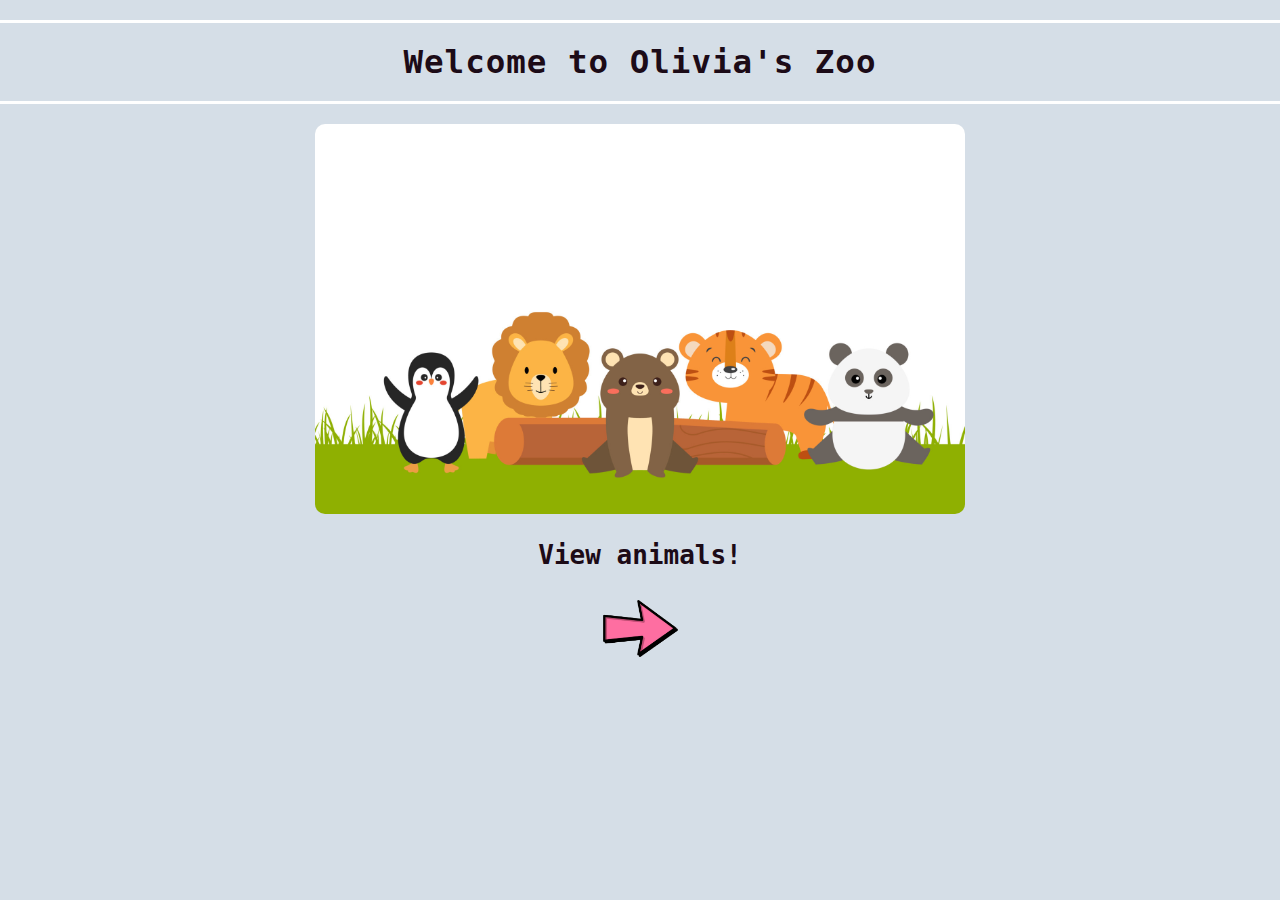
<file: index.html>
<!DOCTYPE html>
<html lang="en">
    <head>
        <meta charset="UTF-8" />
        <meta name="viewport" content="width=device-width, initial-scale=1.0">
        <title>Home Page</title>
        <link rel="stylesheet" type="text/css" href="css/index.css">
    </head>
<body>
    <div>
    <h1 class="zoo-title">Welcome to Olivia's Zoo</h1>
    <img src="img/animals.jpg" alt="animals" class="index-img">
    <h3>View animals!</h3>
    <a href="animals.html">
        <img src="img/arrow.png" alt="arrow" class="arrow"/>
    </a>
    </div>
</body>
</html>
</file>
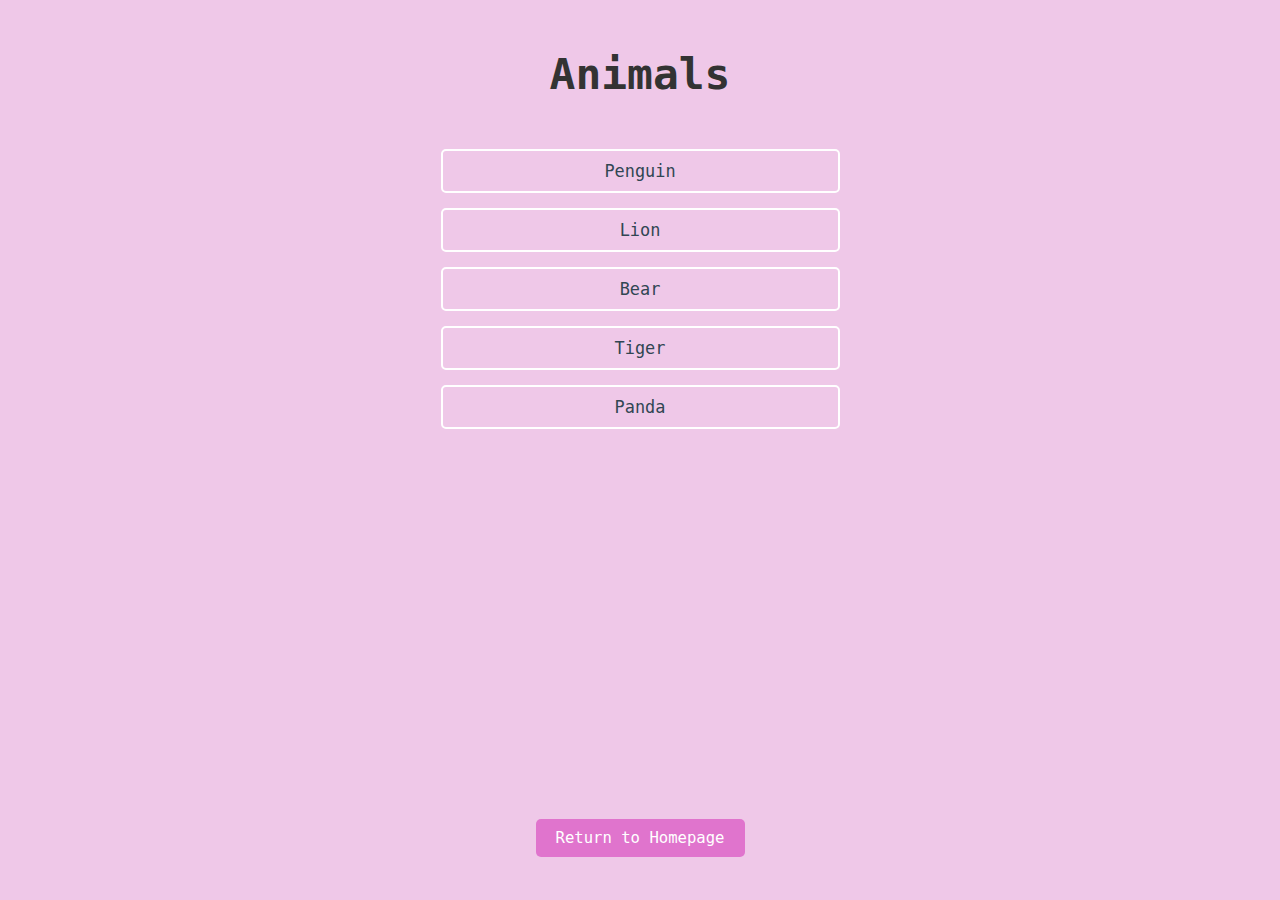
<file: animals.html>
<!DOCTYPE html>
<html lang="en">
    <head>
        <meta charset="UTF-8">
        <meta name="viewport" content="width=device-width, initial-scale=1.0">
        <title>Animals</title>
        <link rel="stylesheet" type="text/css" href="css/animals.css">
    </head>
    <body>
        <h1>Animals</h1>
        <div class="link">
            <a href="penguin.html">Penguin</a>
        </div>
        <div class="link">
            <a href="lion.html">Lion</a>
        </div>
        <div class="link">
            <a href="bear.html">Bear</a>
        </div>
        <div class="link">
            <a href="tiger.html">Tiger</a>
        </div>
        <div class="link">
            <a href="panda.html">Panda</a>
        </div>
        <a href="index.html" class="return-home">Return to Homepage</a>
    </body>
</html>
</file>
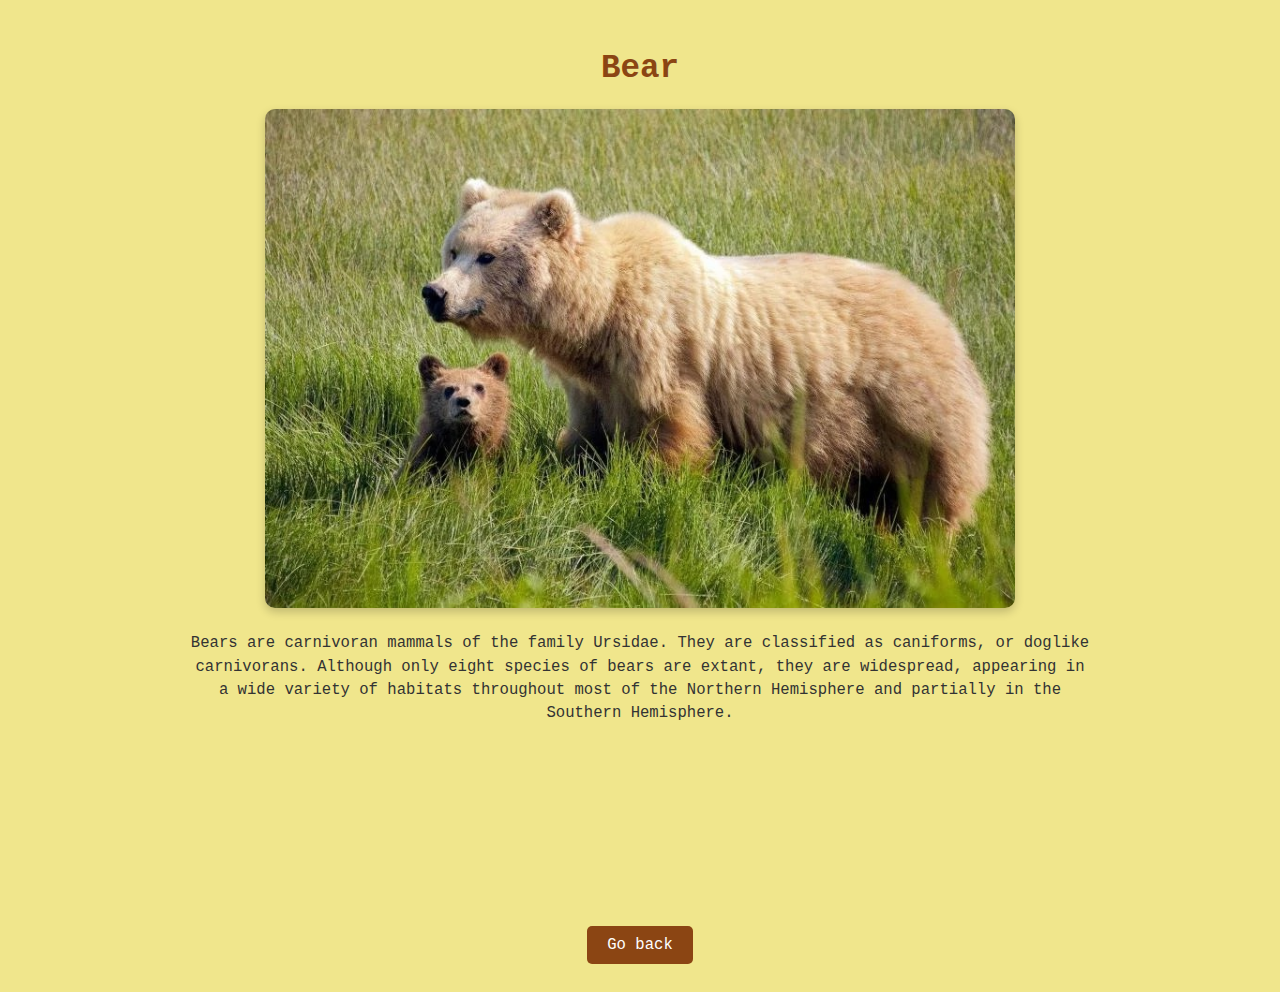
<file: bear.html>
<!DOCTYPE html>
<html lang="en">
<head>
    <meta charset="UTF-8">
    <meta name="viewport" content="width=device-width, initial-scale=1.0">
    <title>Bear</title>
    <link rel="stylesheet" type="text/css" href="css/bear.css">
</head>
<body>
    <h1>Bear</h1>
    <img src="img/bear.jpeg" alt="Bear" class="animal-img">
    <p>Bears are carnivoran mammals of the family Ursidae. They are classified as caniforms, or doglike carnivorans. Although only eight species of bears are extant, they are widespread, appearing in a wide variety of habitats throughout most of the Northern Hemisphere and partially in the Southern Hemisphere.</p>
    <a href="animals.html" class="go-back">Go back</a>
</body>
</html>
</file>
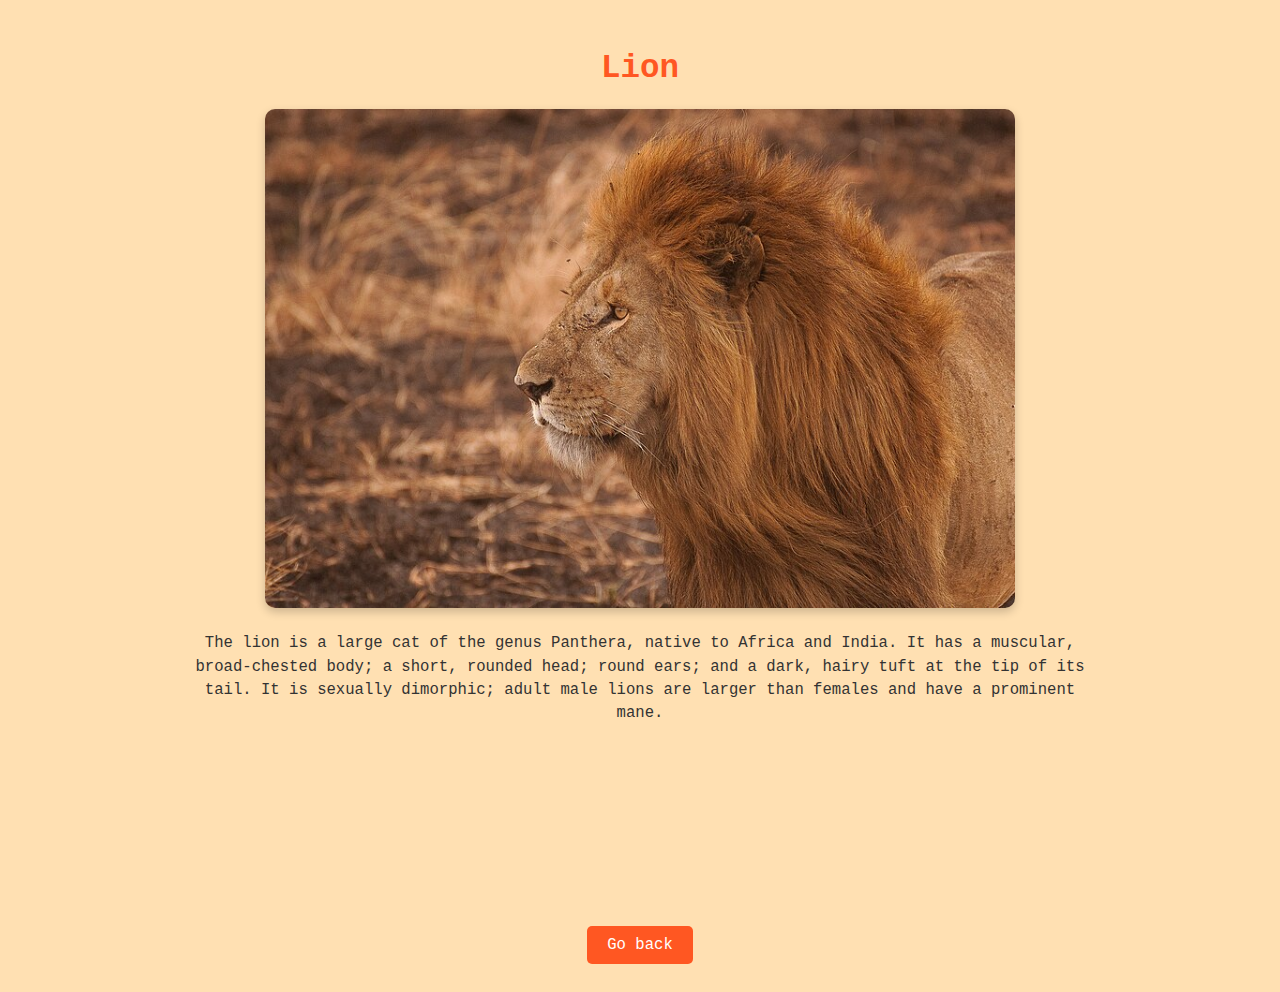
<file: lion.html>
<!DOCTYPE html>
<html lang="en">
<head>
    <meta charset="UTF-8">
    <meta name="viewport" content="width=device-width, initial-scale=1.0">
    <title>Lion</title>
    <link rel="stylesheet" type="text/css" href="css/lion.css">
</head>
<body>
    <h1>Lion</h1>
    <img src="img/lion.jpg" alt="Lion" class="animal-img">
    <p>The lion is a large cat of the genus Panthera, native to Africa and India. It has a muscular, broad-chested body; a short, rounded head; round ears; and a dark, hairy tuft at the tip of its tail. It is sexually dimorphic; adult male lions are larger than females and have a prominent mane.</p>
    <a href="animals.html" class="go-back">Go back</a>
</body>
</html>
</file>
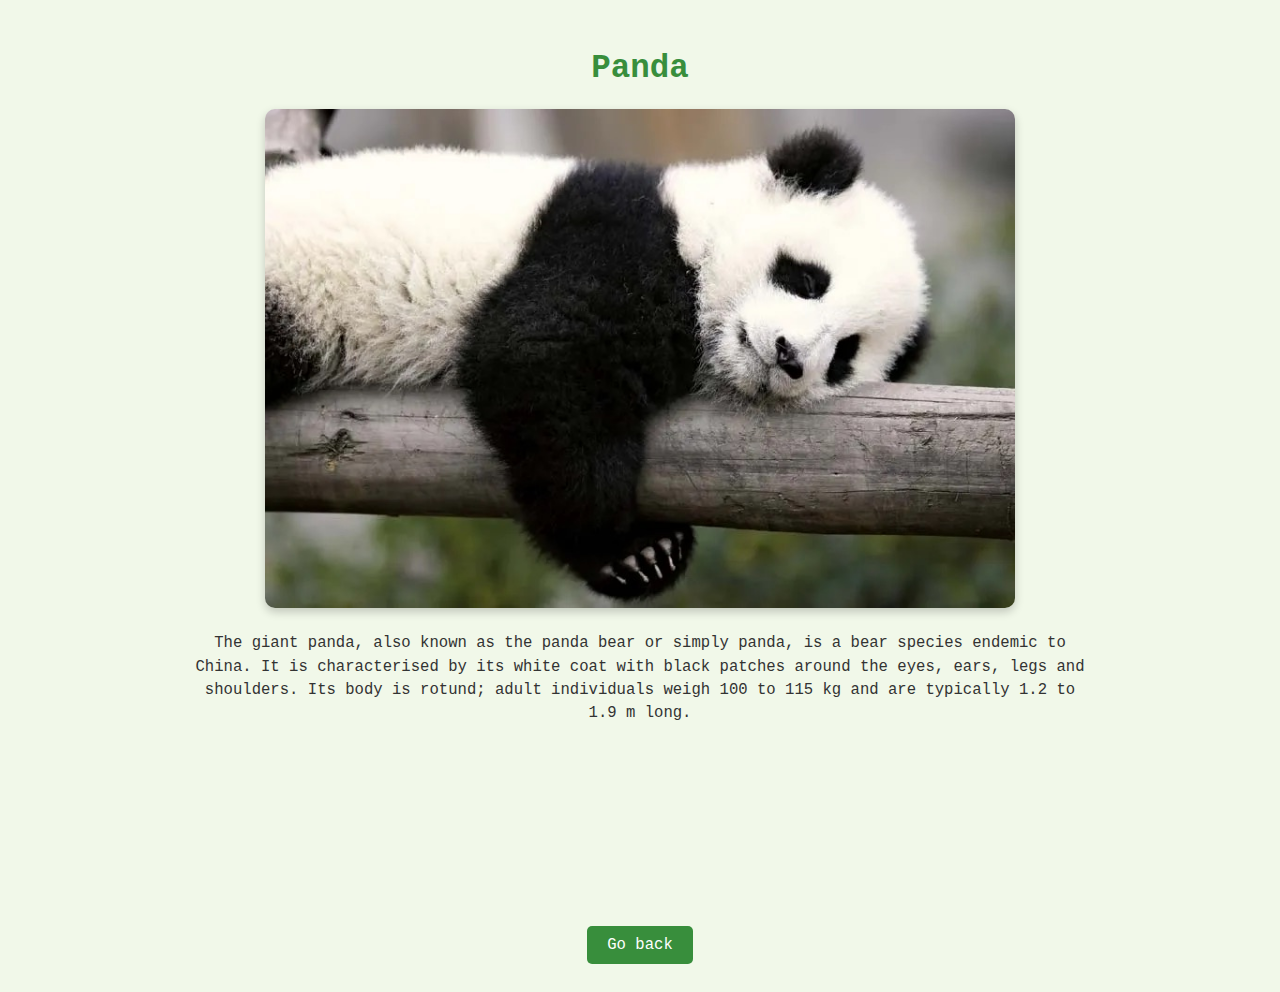
<file: panda.html>
<!DOCTYPE html>
<html lang="en">
<head>
    <meta charset="UTF-8">
    <meta name="viewport" content="width=device-width, initial-scale=1.0">
    <title>Panda</title>
    <link rel="stylesheet" type="text/css" href="css/panda.css">
</head>
<body>
    <h1>Panda</h1>
    <img src="img/panda.jpg" alt="Panda" class="animal-img">
    <p>The giant panda, also known as the panda bear or simply panda, is a bear species endemic to China. It is characterised by its white coat with black patches around the eyes, ears, legs and shoulders. Its body is rotund; adult individuals weigh 100 to 115 kg and are typically 1.2 to 1.9 m long.</p>
    <a href="animals.html" class="go-back">Go back</a>
</body>
</html>
</file>
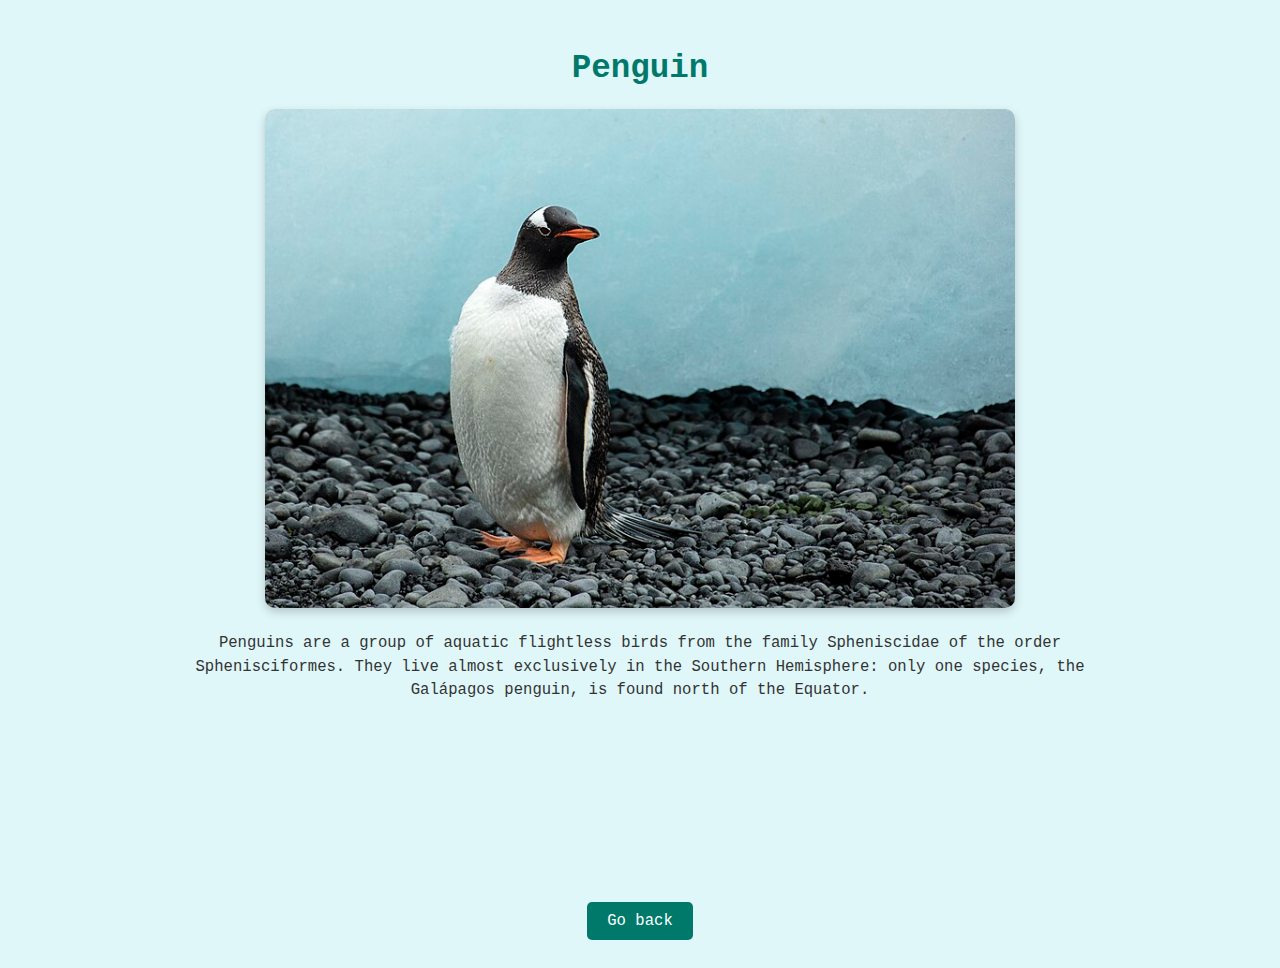
<file: penguin.html>
<!DOCTYPE html>
<html lang="en">
<head>
    <meta charset="UTF-8">
    <meta name="viewport" content="width=device-width, initial-scale=1.0">
    <title>Penguin</title>
    <link rel="stylesheet" type="text/css" href="css/penguin.css">
</head>
<body>
    <h1>Penguin</h1>
    <img src="img/penguin.jpg" alt="Penguin" class="animal-img">
    <p>Penguins are a group of aquatic flightless birds from the family Spheniscidae of the order Sphenisciformes. They live almost exclusively in the Southern Hemisphere: only one species, the Galápagos penguin, is found north of the Equator.</p>
    <a href="animals.html" class="go-back">Go back</a>
</body>
</html>
</file>
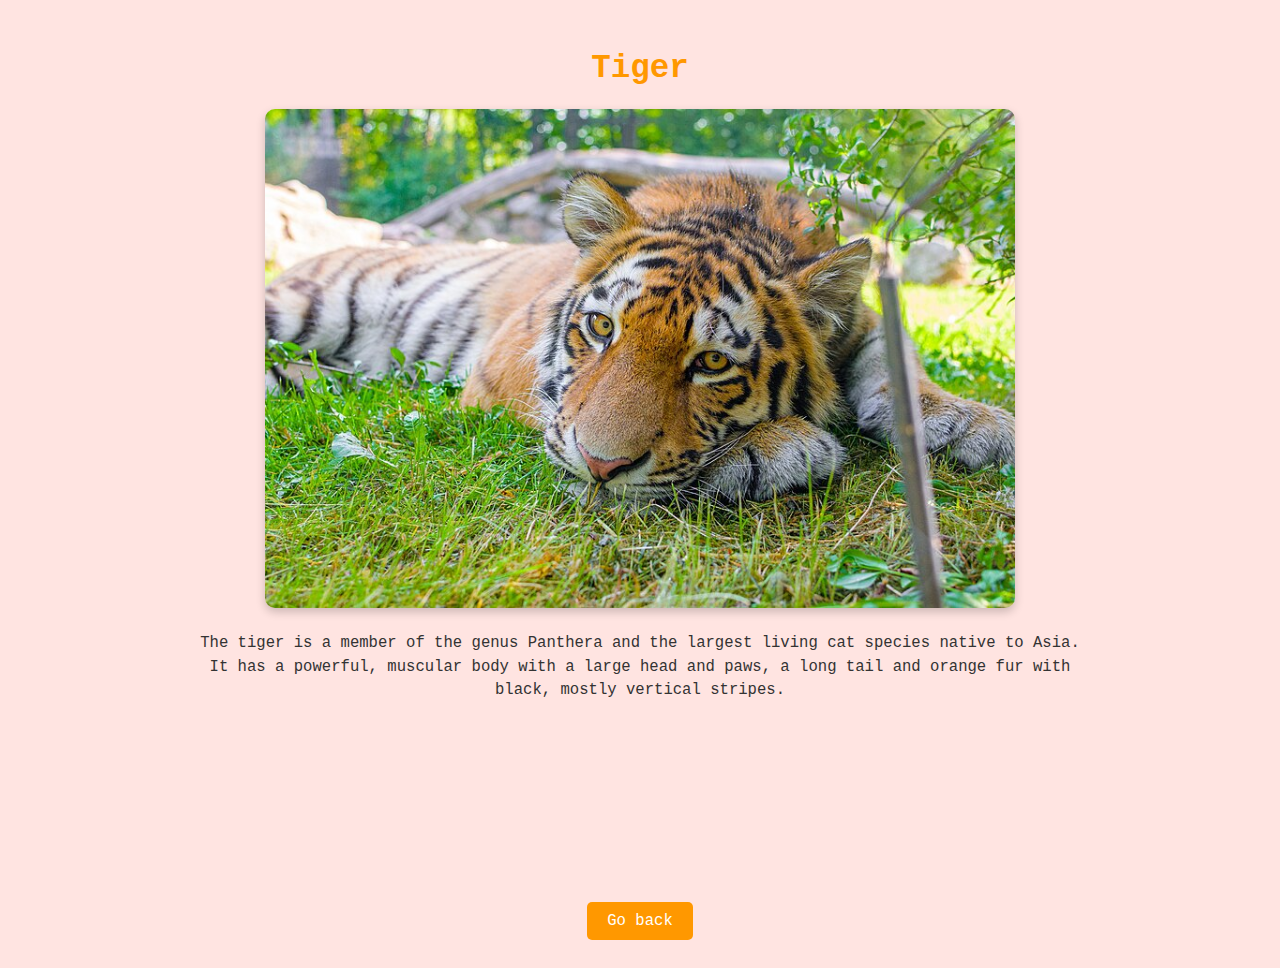
<file: tiger.html>
<!DOCTYPE html>
<html lang="en">
<head>
    <meta charset="UTF-8">
    <meta name="viewport" content="width=device-width, initial-scale=1.0">
    <title>Tiger</title>
    <link rel="stylesheet" type="text/css" href="css/tiger.css">
</head>
<body>
    <h1>Tiger</h1>
    <img src="img/tiger.jpg" alt="Tiger" class="animal-img">
    <p>The tiger is a member of the genus Panthera and the largest living cat species native to Asia. It has a powerful, muscular body with a large head and paws, a long tail and orange fur with black, mostly vertical stripes.</p>
    <a href="animals.html" class="go-back">Go back</a>
</body>
</html>
</file>
<file: css/index.css>
body {
  text-align: center;
  background-color: #d5dee7;
  font-family: monospace; 
  margin: 0;
  padding: 0;
}

.zoo-title {
  border-top: 3px solid #ffffff;
  padding-top: 20px; 
  border-bottom: 3px solid #ffffff; 
  padding-bottom: 20px; 
  font-size: 2.5em;
  margin: 20px 0;
  letter-spacing: 1px; 
}

h1 {
  color: #1c0b17;
  font-size: 3em;
  font-family: monospace; 
  margin: 0;
}

h3 {
  color: #1c0b17;
  font-size: 2em;
  font-family: monospace;
  margin-bottom: 10px;
}

.arrow {
  width: 75px;
  height: auto;
  margin: 20px 0;
  transition: transform 0.3s; 
}

.arrow:hover {
  transform: scale(1.1); 
}

.index-img {
  width: 100%;  
  max-width: 650px;  
  height: auto; 
  margin: 20px auto;
  display: block;
  border-radius: 10px;
}

a {
  text-decoration: none;
  color: #1c0b17;
}

a:hover {
  color: #af4c91;
}
</file>
<file: css/animals.css>
body {
    font-family: monospace;
    background-color: #efc8e8; 
    color: #333; 
    margin: 0; 
    padding: 20px; 
    text-align: center; 
}

h1 {
    font-size: 3.3em; 
    margin-bottom: 50px; 
}

.link {
    max-width:375px;
    margin: 15px auto; 
    padding: 10px; 
    border: 2px solid #ffffff; 
    border-radius: 5px; 
    transition: background-color 0.3s, transform 0.3s; 
}

.link a {
    text-decoration: none; 
    color: #314653; 
    font-size: 1.3em; 
    display: block; 
    text-align: center; 
}

.link:hover {
    background-color: #af4c91; 
    transform: translateY(-2px); 
    box-shadow: 0 6px 15px rgba(0, 0, 0, 0.3); 
}

.link:hover a {
    color: white; 
}

.return-home {
    display: inline-block; 
    margin-top: 375px; 
    padding: 10px 20px; 
    background-color: #e074cd; 
    color: white; 
    text-decoration: none; 
    border-radius: 5px; 
    font-size: 1.2em; 
    transition: background-color 0.3s; 
}

.return-home:hover {
    background-color: #a14f92; 
}
</file>
<file: css/bear.css>
body {
    font-family: monospace;
    background-color: #f0e68c; 
    color: #333;
    text-align: center;
    padding: 20px;
}

h1 {
    font-size: 2.5em;
    color: #8b4513; 
}

.animal-img {
    width: 100%;
    max-width: 750px;
    border-radius: 10px;
    box-shadow: 0 4px 10px rgba(0, 0, 0, 0.2);
    margin-bottom: 20px;
}

p {
    font-size: 1.2em;
    line-height: 1.5;
    max-width: 900px; 
    margin: 0 auto; 
    padding: 0 20px;
}

.go-back {
    display: inline-block; 
    margin-top: 200px; 
    padding: 10px 20px; 
    background-color: #8b4513; 
    color: white; 
    text-decoration: none; 
    border-radius: 5px; 
    font-size: 1.2em; 
    transition: background-color 0.3s; 
}

.go-back:hover {
    background-color: #66320d; 
}
</file>
<file: css/lion.css>
body {
    font-family: monospace;
    background-color: #ffe0b2; 
    color: #333;
    text-align: center;
    padding: 20px;
}

h1 {
    font-size: 2.5em;
    color: #ff5722; 
}

.animal-img {
    width: 100%;
    max-width: 750px;
    border-radius: 10px;
    box-shadow: 0 4px 10px rgba(0, 0, 0, 0.2);
    margin-bottom: 20px;
}

p {
    font-size: 1.2em;
    line-height: 1.5;
    max-width: 900px; 
    margin: 0 auto; 
    padding: 0 20px;
}

.go-back {
    display: inline-block; 
    margin-top: 200px; 
    padding: 10px 20px; 
    background-color: #ff5722; 
    color: white; 
    text-decoration: none; 
    border-radius: 5px; 
    font-size: 1.2em; 
    transition: background-color 0.3s; 
}

.go-back:hover {
    background-color: #b63a15; 
}
</file>
<file: css/panda.css>
body {
    font-family: monospace;
    background-color: #f1f8e9; 
    color: #333;
    text-align: center;
    padding: 20px;
}

h1 {
    font-size: 2.5em;
    color: #388e3c; 
}

.animal-img {
    width: 100%;
    max-width: 750px;
    border-radius: 10px;
    box-shadow: 0 4px 10px rgba(0, 0, 0, 0.2);
    margin-bottom: 20px;
}

p {
    font-size: 1.2em;
    line-height: 1.5;
    max-width: 900px; 
    margin: 0 auto; 
    padding: 0 20px;
}

.go-back {
    display: inline-block; 
    margin-top: 200px; 
    padding: 10px 20px; 
    background-color: #388e3c; 
    color: white; 
    text-decoration: none; 
    border-radius: 5px; 
    font-size: 1.2em; 
    transition: background-color 0.3s; 
}

.go-back:hover {
    background-color: #255f28; 
}
</file>
<file: css/penguin.css>
body {
    font-family: monospace;
    background-color: #e0f7fa; 
    color: #333;
    text-align: center;
    padding: 20px;
}

h1 {
    font-size: 2.5em;
    color: #00796b; 
}

.animal-img {
    width: 100%;
    max-width: 750px;
    border-radius: 10px;
    box-shadow: 0 4px 10px rgba(0, 0, 0, 0.2);
    margin-bottom: 20px;
}

p {
    font-size: 1.2em;
    line-height: 1.5;
    max-width: 900px; 
    margin: 0 auto; 
    padding: 0 20px;
}

.go-back {
    display: inline-block; 
    margin-top: 200px; 
    padding: 10px 20px; 
    background-color: #00796b; 
    color: white; 
    text-decoration: none; 
    border-radius: 5px; 
    font-size: 1.2em; 
    transition: background-color 0.3s; 
}

.go-back:hover {
    background-color: #004d40; 
}
</file>
<file: css/tiger.css>
body {
    font-family: monospace;
    background-color: #ffe4e1; 
    color: #333;
    text-align: center;
    padding: 20px;
}

h1 {
    font-size: 2.5em;
    color: #ff9800; 
}

.animal-img {
    width: 100%;
    max-width: 750px;
    border-radius: 10px;
    box-shadow: 0 4px 10px rgba(0, 0, 0, 0.2);
    margin-bottom: 20px;
}

p {
    font-size: 1.2em;
    line-height: 1.5;
    max-width: 900px; 
    margin: 0 auto; 
    padding: 0 20px;
}

.go-back {
    display: inline-block; 
    margin-top: 200px; 
    padding: 10px 20px; 
    background-color: #ff9800; 
    color: white; 
    text-decoration: none; 
    border-radius: 5px; 
    font-size: 1.2em; 
    transition: background-color 0.3s; 
}

.go-back:hover {
    background-color: #b46d03; 
}
</file>
